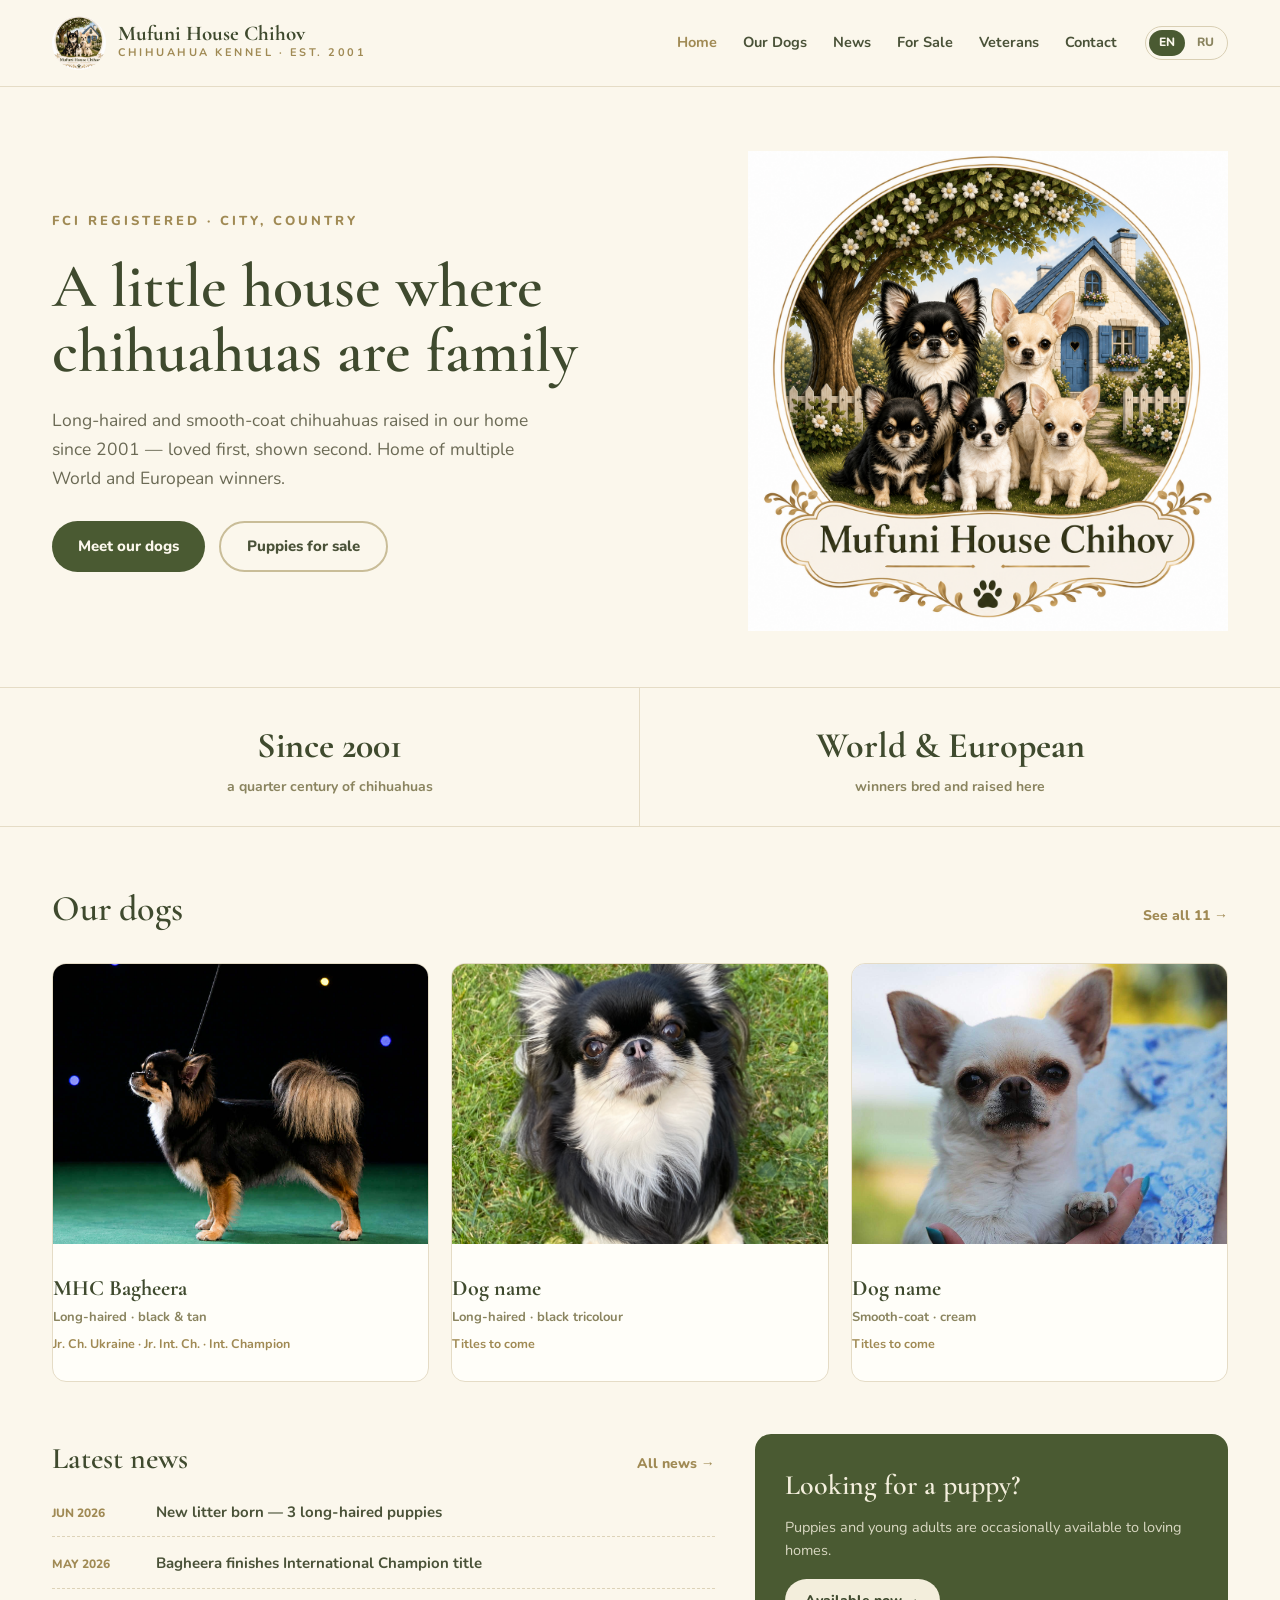
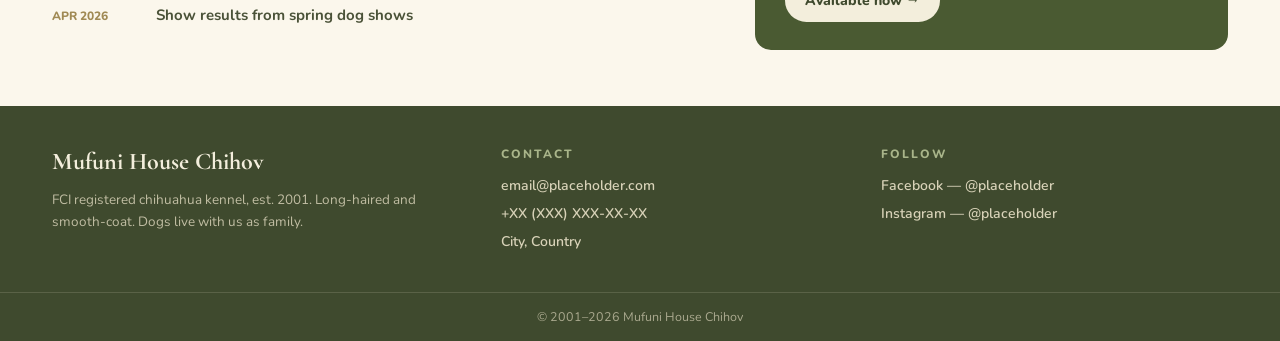
<file: index.html>
<!DOCTYPE html>
<html lang="en">
<head>
<meta charset="utf-8">
<meta name="viewport" content="width=device-width, initial-scale=1">
<title>Mufuni House Chihov — Chihuahua Kennel</title>
<meta name="description" content="FCI registered chihuahua kennel, est. 2001. Long-haired and smooth-coat chihuahuas raised as family. Home of World and European winners.">
<link rel="preconnect" href="https://fonts.googleapis.com">
<link rel="preconnect" href="https://fonts.gstatic.com" crossorigin>
<link href="https://fonts.googleapis.com/css2?family=Cormorant+Garamond:ital,wght@0,400;0,500;0,600;0,700;1,500&family=Nunito:wght@400;600;700;800&display=swap" rel="stylesheet">
<link rel="stylesheet" href="css/style.css">
</head>
<body>
<div class="page">

  <nav class="nav">
    <div class="nav__inner">
      <a href="index.html" class="nav__brand">
        <img src="images/logo.png" alt="Mufuni House Chihov" class="nav__logo">
        <span>
          <span class="nav__title">Mufuni House Chihov</span>
          <span class="nav__subtitle">CHIHUAHUA KENNEL · EST. 2001</span>
        </span>
      </a>
      <button class="nav__toggle" aria-label="Menu"><span></span><span></span><span></span></button>
      <div class="nav__links">
        <a href="index.html" class="active">Home</a>
        <a href="our-dogs.html">Our Dogs</a>
        <a href="news.html">News</a>
        <a href="for-sale.html">For Sale</a>
        <a href="veterans.html">Veterans</a>
        <a href="#contact">Contact</a>
      </div>
      <div class="nav__lang">
        <span class="nav__lang-active">EN</span>
        <span class="nav__lang-inactive" title="Russian version coming soon">RU</span>
      </div>
    </div>
  </nav>

  <!-- Hero -->
  <section class="container" style="padding-top:64px;padding-bottom:56px">
    <div class="hero-grid" style="display:grid;grid-template-columns:1fr 480px;gap:40px;align-items:center">
      <div style="display:flex;flex-direction:column;gap:22px">
        <div class="eyebrow">FCI REGISTERED · CITY, COUNTRY</div>
        <h1 class="heading-xl">A little house where chihuahuas are family</h1>
        <p style="font-size:17.5px;max-width:500px">Long-haired and smooth-coat chihuahuas raised in our home since 2001 — loved first, shown second. Home of multiple World and European winners.</p>
        <div style="display:flex;gap:14px;margin-top:6px;flex-wrap:wrap">
          <a href="our-dogs.html" class="btn btn--primary">Meet our dogs</a>
          <a href="for-sale.html" class="btn btn--outline">Puppies for sale</a>
        </div>
      </div>
      <img src="images/logo.png" alt="Mufuni House Chihov — kennel illustration" class="hero-img" style="width:480px;height:480px;object-fit:contain">
    </div>
  </section>

  <!-- Stats -->
  <section style="border-top:1px solid #E5DCC6;border-bottom:1px solid #E5DCC6">
    <div class="stats-grid" style="max-width:1240px;margin:0 auto;display:grid;grid-template-columns:repeat(2,1fr)">
      <div style="padding:28px;text-align:center;border-right:1px solid #E5DCC6">
        <div style="font-family:'Cormorant Garamond',serif;font-size:36px;font-weight:700;color:#3F4A2E">Since 2001</div>
        <div style="font-size:14px;color:#8A845F;font-weight:700">a quarter century of chihuahuas</div>
      </div>
      <div style="padding:28px;text-align:center">
        <div style="font-family:'Cormorant Garamond',serif;font-size:36px;font-weight:700;color:#3F4A2E">World &amp; European</div>
        <div style="font-size:14px;color:#8A845F;font-weight:700">winners bred and raised here</div>
      </div>
    </div>
  </section>

  <!-- Featured dogs -->
  <section class="container" style="padding-top:52px;padding-bottom:52px">
    <div style="display:flex;align-items:baseline;gap:16px;margin-bottom:24px">
      <h2 class="heading-md">Our dogs</h2>
      <a href="our-dogs.html" style="font-size:14px;font-weight:800;color:#A08A54;margin-left:auto;text-decoration:none">See all 11 →</a>
    </div>
    <div class="grid-3">
      <a href="dogs/bagheera.html" class="card">
        <img src="images/bagheera-show.jpg" alt="Bagheera" class="card__img">
        <span class="card__body">
          <span class="card__name">MHC Bagheera</span>
          <span class="card__meta">Long-haired · black &amp; tan</span>
          <span class="card__titles">Jr. Ch. Ukraine · Jr. Int. Ch. · Int. Champion</span>
        </span>
      </a>
      <a href="our-dogs.html" class="card">
        <img src="images/dog-longhair-grass.jpg" alt="Long-haired chihuahua" class="card__img">
        <span class="card__body">
          <span class="card__name">Dog name</span>
          <span class="card__meta">Long-haired · black tricolour</span>
          <span class="card__titles">Titles to come</span>
        </span>
      </a>
      <a href="our-dogs.html" class="card">
        <img src="images/dog-white-held.jpg" alt="Smooth-coat chihuahua" class="card__img">
        <span class="card__body">
          <span class="card__name">Dog name</span>
          <span class="card__meta">Smooth-coat · cream</span>
          <span class="card__titles">Titles to come</span>
        </span>
      </a>
    </div>
  </section>

  <!-- News + Puppies CTA -->
  <section class="container" style="padding-bottom:56px">
    <div class="news-grid" style="display:grid;grid-template-columns:1.4fr 1fr;gap:40px">
      <div>
        <div style="display:flex;align-items:baseline">
          <h2 style="font-family:'Cormorant Garamond',serif;font-size:30px;font-weight:600;color:#3F4A2E;margin-bottom:16px">Latest news</h2>
          <a href="news.html" style="margin-left:auto;font-size:14px;font-weight:800;color:#A08A54;text-decoration:none">All news →</a>
        </div>
        <div style="display:flex;flex-direction:column;gap:14px">
          <div style="display:flex;gap:14px;align-items:baseline;border-bottom:1px dashed #DDD3B8;padding-bottom:12px">
            <div style="font-size:12px;font-weight:800;color:#A08A54;min-width:90px">JUN 2026</div>
            <div style="font-weight:700;color:#4A5238;font-size:15px">New litter born — 3 long-haired puppies</div>
          </div>
          <div style="display:flex;gap:14px;align-items:baseline;border-bottom:1px dashed #DDD3B8;padding-bottom:12px">
            <div style="font-size:12px;font-weight:800;color:#A08A54;min-width:90px">MAY 2026</div>
            <div style="font-weight:700;color:#4A5238;font-size:15px">Bagheera finishes International Champion title</div>
          </div>
          <div style="display:flex;gap:14px;align-items:baseline">
            <div style="font-size:12px;font-weight:800;color:#A08A54;min-width:90px">APR 2026</div>
            <div style="font-weight:700;color:#4A5238;font-size:15px">Show results from spring dog shows</div>
          </div>
        </div>
      </div>
      <div style="background:#4A5A32;border-radius:16px;padding:28px 30px;color:#F3EEDC;align-self:start">
        <div style="font-family:'Cormorant Garamond',serif;font-size:28px;font-weight:600">Looking for a puppy?</div>
        <div style="font-size:14.5px;line-height:1.6;opacity:.85;margin-top:8px">Puppies and young adults are occasionally available to loving homes.</div>
        <a href="for-sale.html" class="btn btn--sm" style="background:#F3EEDC;color:#3F4A2E;margin-top:16px">Available now →</a>
      </div>
    </div>
  </section>

  <!-- Footer -->
  <footer id="contact" class="footer footer--full">
    <div class="footer__inner">
      <div>
        <div class="footer__title">Mufuni House Chihov</div>
        <div class="footer__text">FCI registered chihuahua kennel, est. 2001. Long-haired and smooth-coat. Dogs live with us as family.</div>
      </div>
      <div class="footer__col">
        <div class="footer__heading">CONTACT</div>
        <div>email@placeholder.com</div>
        <div>+XX (XXX) XXX-XX-XX</div>
        <div>City, Country</div>
      </div>
      <div class="footer__col">
        <div class="footer__heading">FOLLOW</div>
        <div>Facebook — @placeholder</div>
        <div>Instagram — @placeholder</div>
      </div>
    </div>
    <div class="footer__copyright">© 2001–2026 Mufuni House Chihov</div>
  </footer>

</div>
<script src="js/main.js"></script>
</body>
</html>
</file>
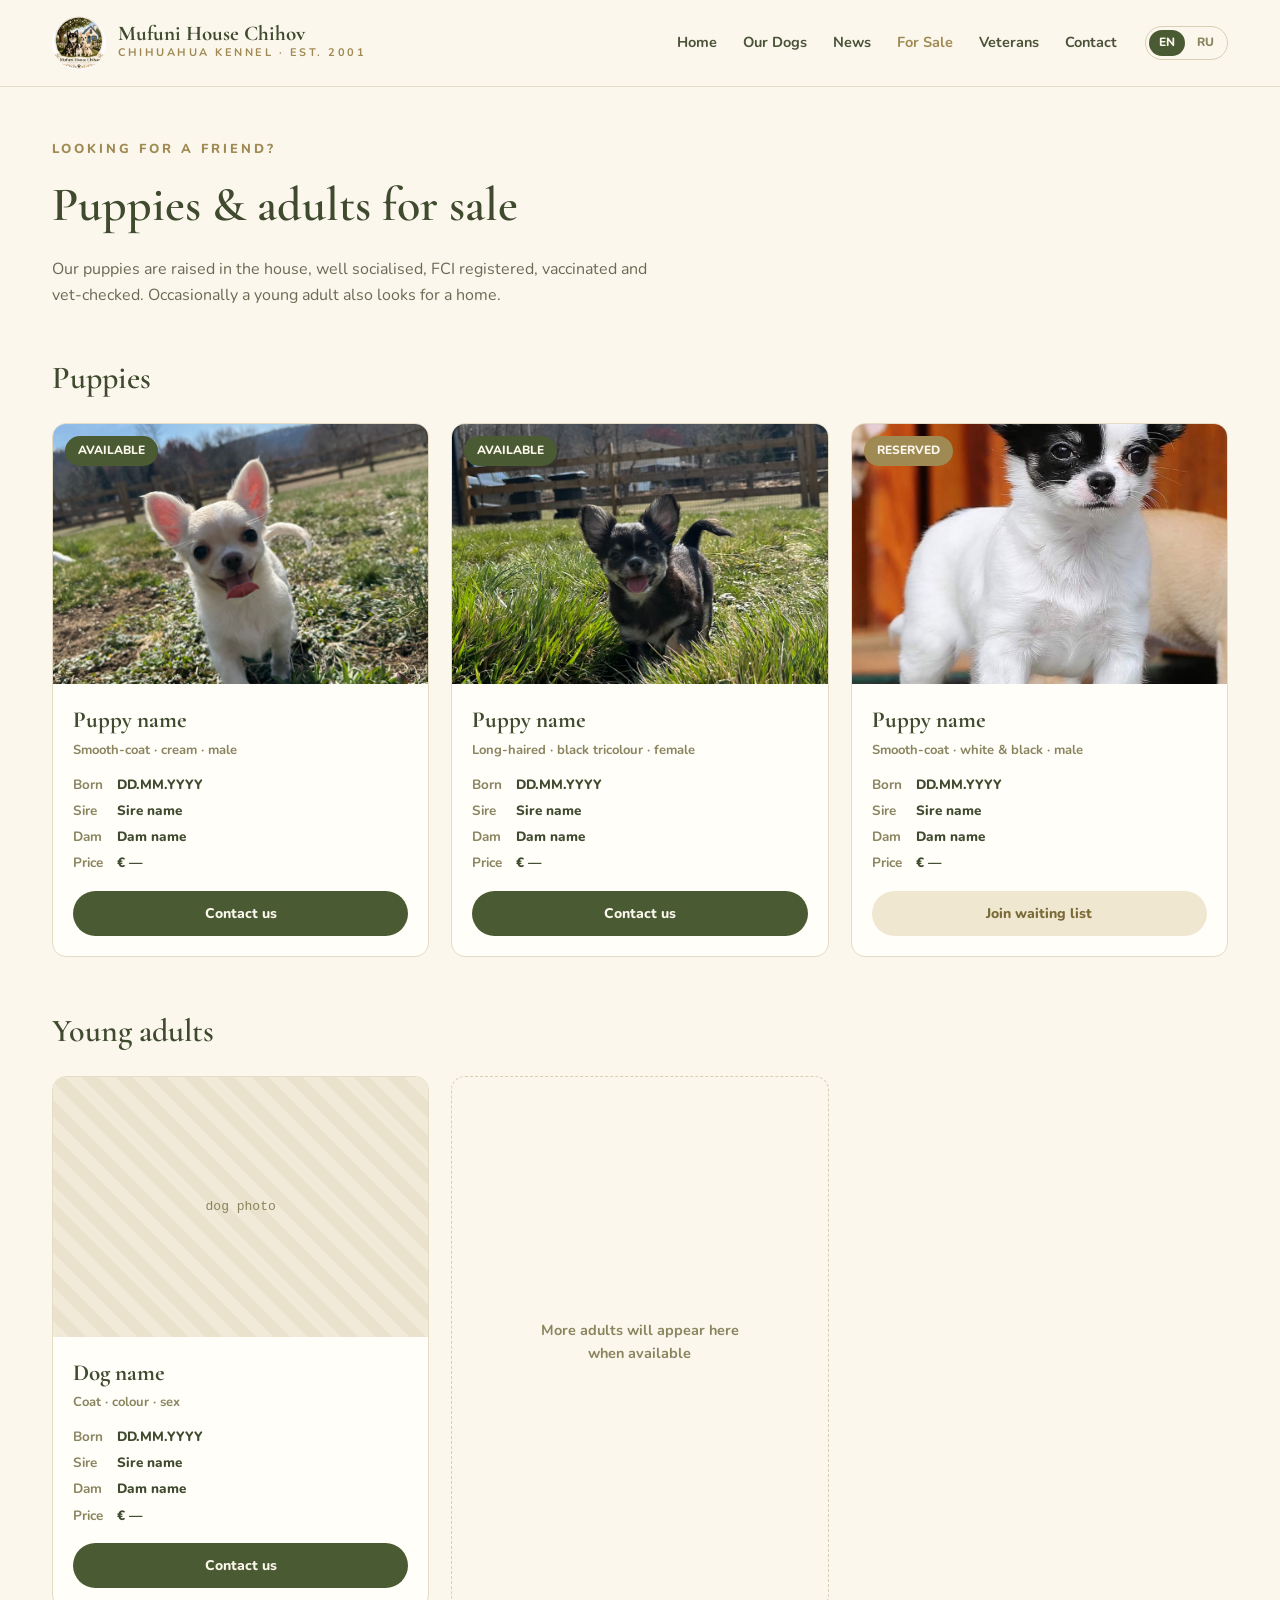
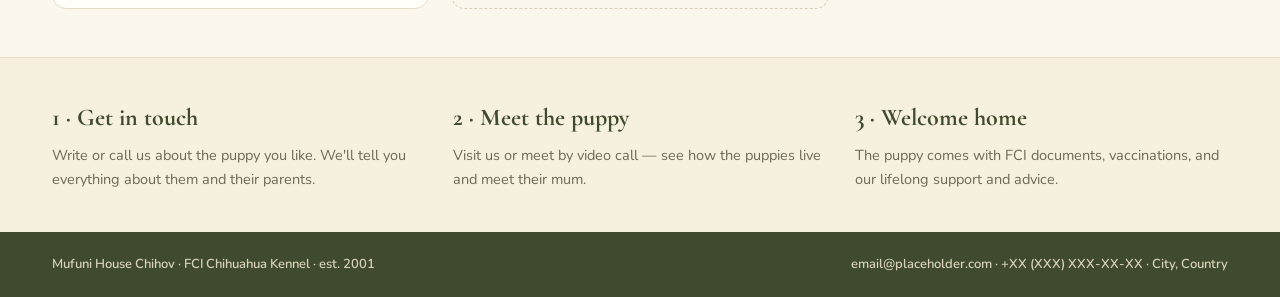
<file: for-sale.html>
<!DOCTYPE html>
<html lang="en">
<head>
<meta charset="utf-8">
<meta name="viewport" content="width=device-width, initial-scale=1">
<title>For Sale — Mufuni House Chihov</title>
<meta name="description" content="Chihuahua puppies and young adults for sale from Mufuni House Chihov. FCI registered, vaccinated, raised in the home.">
<link rel="preconnect" href="https://fonts.googleapis.com">
<link rel="preconnect" href="https://fonts.gstatic.com" crossorigin>
<link href="https://fonts.googleapis.com/css2?family=Cormorant+Garamond:ital,wght@0,400;0,500;0,600;0,700;1,500&family=Nunito:wght@400;600;700;800&display=swap" rel="stylesheet">
<link rel="stylesheet" href="css/style.css">
</head>
<body>
<div class="page">

  <nav class="nav">
    <div class="nav__inner">
      <a href="index.html" class="nav__brand">
        <img src="images/logo.png" alt="Mufuni House Chihov" class="nav__logo">
        <span>
          <span class="nav__title">Mufuni House Chihov</span>
          <span class="nav__subtitle">CHIHUAHUA KENNEL · EST. 2001</span>
        </span>
      </a>
      <button class="nav__toggle" aria-label="Menu"><span></span><span></span><span></span></button>
      <div class="nav__links">
        <a href="index.html">Home</a>
        <a href="our-dogs.html">Our Dogs</a>
        <a href="news.html">News</a>
        <a href="for-sale.html" class="active">For Sale</a>
        <a href="veterans.html">Veterans</a>
        <a href="index.html#contact">Contact</a>
      </div>
      <div class="nav__lang">
        <span class="nav__lang-active">EN</span>
        <span class="nav__lang-inactive">RU</span>
      </div>
    </div>
  </nav>

  <!-- Header -->
  <section class="container" style="padding-top:52px;padding-bottom:8px">
    <div class="eyebrow">LOOKING FOR A FRIEND?</div>
    <h1 class="heading-lg" style="margin-top:6px">Puppies &amp; adults for sale</h1>
    <p style="font-size:16px;max-width:620px;margin-top:10px">Our puppies are raised in the house, well socialised, FCI registered, vaccinated and vet-checked. Occasionally a young adult also looks for a home.</p>
  </section>

  <!-- Puppies -->
  <section class="container" style="padding-top:36px;padding-bottom:8px">
    <h2 class="heading-sm" style="margin-bottom:18px">Puppies</h2>
    <div class="grid-3">

      <div class="card" style="cursor:default">
        <div style="position:relative">
          <img src="images/puppy-white-running.jpg" alt="Cream smooth-coat puppy" class="card__img" style="height:260px">
          <span class="status status--available">AVAILABLE</span>
        </div>
        <div style="padding:18px 20px 20px">
          <div style="font-family:'Cormorant Garamond',serif;font-size:23px;font-weight:700;color:#3F4A2E">Puppy name</div>
          <div style="font-size:13px;color:#8A845F;font-weight:700">Smooth-coat · cream · male</div>
          <div style="display:grid;grid-template-columns:auto 1fr;gap:4px 14px;font-size:13.5px;margin-top:12px">
            <span style="color:#8A845F;font-weight:700">Born</span><span style="color:#3F4A2E;font-weight:800">DD.MM.YYYY</span>
            <span style="color:#8A845F;font-weight:700">Sire</span><span style="color:#3F4A2E;font-weight:800">Sire name</span>
            <span style="color:#8A845F;font-weight:700">Dam</span><span style="color:#3F4A2E;font-weight:800">Dam name</span>
            <span style="color:#8A845F;font-weight:700">Price</span><span style="color:#3F4A2E;font-weight:800">€ —</span>
          </div>
          <a href="index.html#contact" class="btn btn--primary btn--block" style="margin-top:16px">Contact us</a>
        </div>
      </div>

      <div class="card" style="cursor:default">
        <div style="position:relative">
          <img src="images/puppy-running.jpg" alt="Long-haired tricolour puppy" class="card__img" style="height:260px">
          <span class="status status--available">AVAILABLE</span>
        </div>
        <div style="padding:18px 20px 20px">
          <div style="font-family:'Cormorant Garamond',serif;font-size:23px;font-weight:700;color:#3F4A2E">Puppy name</div>
          <div style="font-size:13px;color:#8A845F;font-weight:700">Long-haired · black tricolour · female</div>
          <div style="display:grid;grid-template-columns:auto 1fr;gap:4px 14px;font-size:13.5px;margin-top:12px">
            <span style="color:#8A845F;font-weight:700">Born</span><span style="color:#3F4A2E;font-weight:800">DD.MM.YYYY</span>
            <span style="color:#8A845F;font-weight:700">Sire</span><span style="color:#3F4A2E;font-weight:800">Sire name</span>
            <span style="color:#8A845F;font-weight:700">Dam</span><span style="color:#3F4A2E;font-weight:800">Dam name</span>
            <span style="color:#8A845F;font-weight:700">Price</span><span style="color:#3F4A2E;font-weight:800">€ —</span>
          </div>
          <a href="index.html#contact" class="btn btn--primary btn--block" style="margin-top:16px">Contact us</a>
        </div>
      </div>

      <div class="card" style="cursor:default">
        <div style="position:relative">
          <img src="images/puppy-bw-porch.jpg" alt="White and black smooth-coat puppy" class="card__img" style="height:260px">
          <span class="status status--reserved">RESERVED</span>
        </div>
        <div style="padding:18px 20px 20px">
          <div style="font-family:'Cormorant Garamond',serif;font-size:23px;font-weight:700;color:#3F4A2E">Puppy name</div>
          <div style="font-size:13px;color:#8A845F;font-weight:700">Smooth-coat · white &amp; black · male</div>
          <div style="display:grid;grid-template-columns:auto 1fr;gap:4px 14px;font-size:13.5px;margin-top:12px">
            <span style="color:#8A845F;font-weight:700">Born</span><span style="color:#3F4A2E;font-weight:800">DD.MM.YYYY</span>
            <span style="color:#8A845F;font-weight:700">Sire</span><span style="color:#3F4A2E;font-weight:800">Sire name</span>
            <span style="color:#8A845F;font-weight:700">Dam</span><span style="color:#3F4A2E;font-weight:800">Dam name</span>
            <span style="color:#8A845F;font-weight:700">Price</span><span style="color:#3F4A2E;font-weight:800">€ —</span>
          </div>
          <a href="index.html#contact" class="btn btn--gold btn--block" style="margin-top:16px">Join waiting list</a>
        </div>
      </div>

    </div>
  </section>

  <!-- Young adults -->
  <section class="container" style="padding-top:40px;padding-bottom:48px">
    <h2 class="heading-sm" style="margin-bottom:18px">Young adults</h2>
    <div class="grid-3">
      <div class="card" style="cursor:default">
        <span class="placeholder-img" style="height:260px"><span>dog photo</span></span>
        <div style="padding:18px 20px 20px">
          <div style="font-family:'Cormorant Garamond',serif;font-size:23px;font-weight:700;color:#3F4A2E">Dog name</div>
          <div style="font-size:13px;color:#8A845F;font-weight:700">Coat · colour · sex</div>
          <div style="display:grid;grid-template-columns:auto 1fr;gap:4px 14px;font-size:13.5px;margin-top:12px">
            <span style="color:#8A845F;font-weight:700">Born</span><span style="color:#3F4A2E;font-weight:800">DD.MM.YYYY</span>
            <span style="color:#8A845F;font-weight:700">Sire</span><span style="color:#3F4A2E;font-weight:800">Sire name</span>
            <span style="color:#8A845F;font-weight:700">Dam</span><span style="color:#3F4A2E;font-weight:800">Dam name</span>
            <span style="color:#8A845F;font-weight:700">Price</span><span style="color:#3F4A2E;font-weight:800">€ —</span>
          </div>
          <a href="index.html#contact" class="btn btn--primary btn--block" style="margin-top:16px">Contact us</a>
        </div>
      </div>
      <div style="border:1.5px dashed #D9CFB4;border-radius:14px;display:flex;align-items:center;justify-content:center;padding:30px;text-align:center;color:#8A845F;font-size:14.5px;font-weight:700;line-height:1.6">More adults will appear here<br>when available</div>
    </div>
  </section>

  <!-- How to buy -->
  <section style="border-top:1px solid #E5DCC6;background:#F6F0DF">
    <div class="container how-to-buy" style="padding:40px 32px;display:grid;grid-template-columns:repeat(3,1fr);gap:28px">
      <div>
        <div style="font-family:'Cormorant Garamond',serif;font-size:24px;font-weight:700;color:#3F4A2E">1 · Get in touch</div>
        <div style="font-size:14.5px;line-height:1.65;color:#6B6A55;margin-top:6px">Write or call us about the puppy you like. We'll tell you everything about them and their parents.</div>
      </div>
      <div>
        <div style="font-family:'Cormorant Garamond',serif;font-size:24px;font-weight:700;color:#3F4A2E">2 · Meet the puppy</div>
        <div style="font-size:14.5px;line-height:1.65;color:#6B6A55;margin-top:6px">Visit us or meet by video call — see how the puppies live and meet their mum.</div>
      </div>
      <div>
        <div style="font-family:'Cormorant Garamond',serif;font-size:24px;font-weight:700;color:#3F4A2E">3 · Welcome home</div>
        <div style="font-size:14.5px;line-height:1.65;color:#6B6A55;margin-top:6px">The puppy comes with FCI documents, vaccinations, and our lifelong support and advice.</div>
      </div>
    </div>
  </section>

  <footer class="footer footer--compact">
    <div class="footer__inner">
      <span>Mufuni House Chihov · FCI Chihuahua Kennel · est. 2001</span>
      <span class="footer__right">email@placeholder.com · +XX (XXX) XXX-XX-XX · City, Country</span>
    </div>
  </footer>

</div>
<script src="js/main.js"></script>
</body>
</html>
</file>
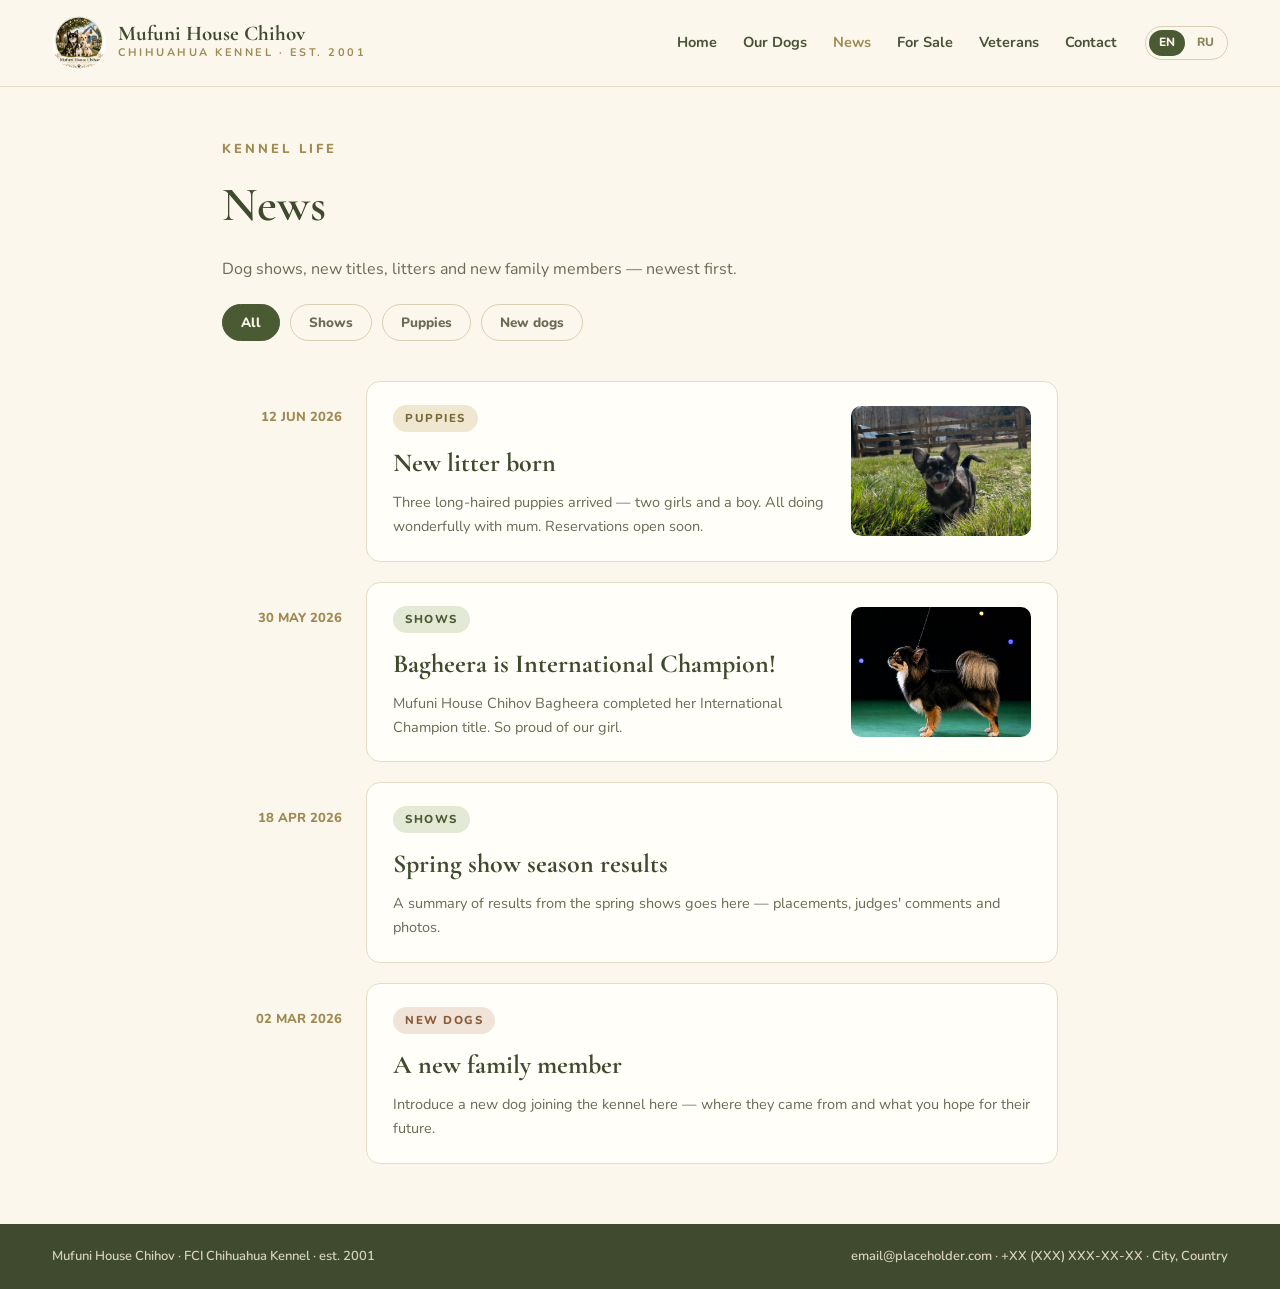
<file: news.html>
<!DOCTYPE html>
<html lang="en">
<head>
<meta charset="utf-8">
<meta name="viewport" content="width=device-width, initial-scale=1">
<title>News — Mufuni House Chihov</title>
<meta name="description" content="Dog shows, new titles, litters and new family members at Mufuni House Chihov chihuahua kennel.">
<link rel="preconnect" href="https://fonts.googleapis.com">
<link rel="preconnect" href="https://fonts.gstatic.com" crossorigin>
<link href="https://fonts.googleapis.com/css2?family=Cormorant+Garamond:ital,wght@0,400;0,500;0,600;0,700;1,500&family=Nunito:wght@400;600;700;800&display=swap" rel="stylesheet">
<link rel="stylesheet" href="css/style.css">
</head>
<body>
<div class="page">

  <nav class="nav">
    <div class="nav__inner">
      <a href="index.html" class="nav__brand">
        <img src="images/logo.png" alt="Mufuni House Chihov" class="nav__logo">
        <span>
          <span class="nav__title">Mufuni House Chihov</span>
          <span class="nav__subtitle">CHIHUAHUA KENNEL · EST. 2001</span>
        </span>
      </a>
      <button class="nav__toggle" aria-label="Menu"><span></span><span></span><span></span></button>
      <div class="nav__links">
        <a href="index.html">Home</a>
        <a href="our-dogs.html">Our Dogs</a>
        <a href="news.html" class="active">News</a>
        <a href="for-sale.html">For Sale</a>
        <a href="veterans.html">Veterans</a>
        <a href="index.html#contact">Contact</a>
      </div>
      <div class="nav__lang">
        <span class="nav__lang-active">EN</span>
        <span class="nav__lang-inactive">RU</span>
      </div>
    </div>
  </nav>

  <!-- Header -->
  <section class="container--narrow" style="padding-top:52px;padding-bottom:12px">
    <div class="eyebrow">KENNEL LIFE</div>
    <h1 class="heading-lg" style="margin-top:6px">News</h1>
    <p style="font-size:16px;max-width:560px;margin-top:10px">Dog shows, new titles, litters and new family members — newest first.</p>
    <div class="filters" id="news-filters">
      <button class="filter active" data-filter="all">All</button>
      <button class="filter" data-filter="shows">Shows</button>
      <button class="filter" data-filter="puppies">Puppies</button>
      <button class="filter" data-filter="new-dogs">New dogs</button>
    </div>
  </section>

  <!-- Timeline -->
  <section class="container--narrow" style="padding-top:28px;padding-bottom:60px">
    <div style="display:flex;flex-direction:column;gap:20px" id="news-timeline">

      <div class="news-entry" style="display:grid;grid-template-columns:120px 1fr;gap:24px" data-category="puppies">
        <div style="font-size:13px;font-weight:800;color:#A08A54;padding-top:26px;text-align:right">12 JUN 2026</div>
        <div class="news-card-with-img" style="background:#FFFEF9;border:1px solid #E5DCC6;border-radius:14px;padding:22px 26px;display:grid;grid-template-columns:1fr 180px;gap:22px;align-items:center">
          <div>
            <span class="tag tag--puppies">PUPPIES</span>
            <div style="font-family:'Cormorant Garamond',serif;font-size:26px;font-weight:700;color:#3F4A2E;margin-top:10px">New litter born</div>
            <div style="font-size:14.5px;line-height:1.65;color:#6B6A55;margin-top:6px">Three long-haired puppies arrived — two girls and a boy. All doing wonderfully with mum. Reservations open soon.</div>
          </div>
          <img src="images/puppy-running.jpg" alt="Puppy" style="width:100%;height:130px;object-fit:cover;border-radius:10px">
        </div>
      </div>

      <div class="news-entry" style="display:grid;grid-template-columns:120px 1fr;gap:24px" data-category="shows">
        <div style="font-size:13px;font-weight:800;color:#A08A54;padding-top:26px;text-align:right">30 MAY 2026</div>
        <div class="news-card-with-img" style="background:#FFFEF9;border:1px solid #E5DCC6;border-radius:14px;padding:22px 26px;display:grid;grid-template-columns:1fr 180px;gap:22px;align-items:center">
          <div>
            <span class="tag tag--shows">SHOWS</span>
            <div style="font-family:'Cormorant Garamond',serif;font-size:26px;font-weight:700;color:#3F4A2E;margin-top:10px">Bagheera is International Champion!</div>
            <div style="font-size:14.5px;line-height:1.65;color:#6B6A55;margin-top:6px">Mufuni House Chihov Bagheera completed her International Champion title. So proud of our girl.</div>
          </div>
          <img src="images/bagheera-show.jpg" alt="Bagheera in the ring" style="width:100%;height:130px;object-fit:cover;border-radius:10px">
        </div>
      </div>

      <div class="news-entry" style="display:grid;grid-template-columns:120px 1fr;gap:24px" data-category="shows">
        <div style="font-size:13px;font-weight:800;color:#A08A54;padding-top:26px;text-align:right">18 APR 2026</div>
        <div style="background:#FFFEF9;border:1px solid #E5DCC6;border-radius:14px;padding:22px 26px">
          <span class="tag tag--shows">SHOWS</span>
          <div style="font-family:'Cormorant Garamond',serif;font-size:26px;font-weight:700;color:#3F4A2E;margin-top:10px">Spring show season results</div>
          <div style="font-size:14.5px;line-height:1.65;color:#6B6A55;margin-top:6px">A summary of results from the spring shows goes here — placements, judges' comments and photos.</div>
        </div>
      </div>

      <div class="news-entry" style="display:grid;grid-template-columns:120px 1fr;gap:24px" data-category="new-dogs">
        <div style="font-size:13px;font-weight:800;color:#A08A54;padding-top:26px;text-align:right">02 MAR 2026</div>
        <div style="background:#FFFEF9;border:1px solid #E5DCC6;border-radius:14px;padding:22px 26px">
          <span class="tag tag--new-dogs">NEW DOGS</span>
          <div style="font-family:'Cormorant Garamond',serif;font-size:26px;font-weight:700;color:#3F4A2E;margin-top:10px">A new family member</div>
          <div style="font-size:14.5px;line-height:1.65;color:#6B6A55;margin-top:6px">Introduce a new dog joining the kennel here — where they came from and what you hope for their future.</div>
        </div>
      </div>

    </div>
  </section>

  <footer class="footer footer--compact">
    <div class="footer__inner">
      <span>Mufuni House Chihov · FCI Chihuahua Kennel · est. 2001</span>
      <span class="footer__right">email@placeholder.com · +XX (XXX) XXX-XX-XX · City, Country</span>
    </div>
  </footer>

</div>
<script src="js/main.js"></script>
</body>
</html>
</file>
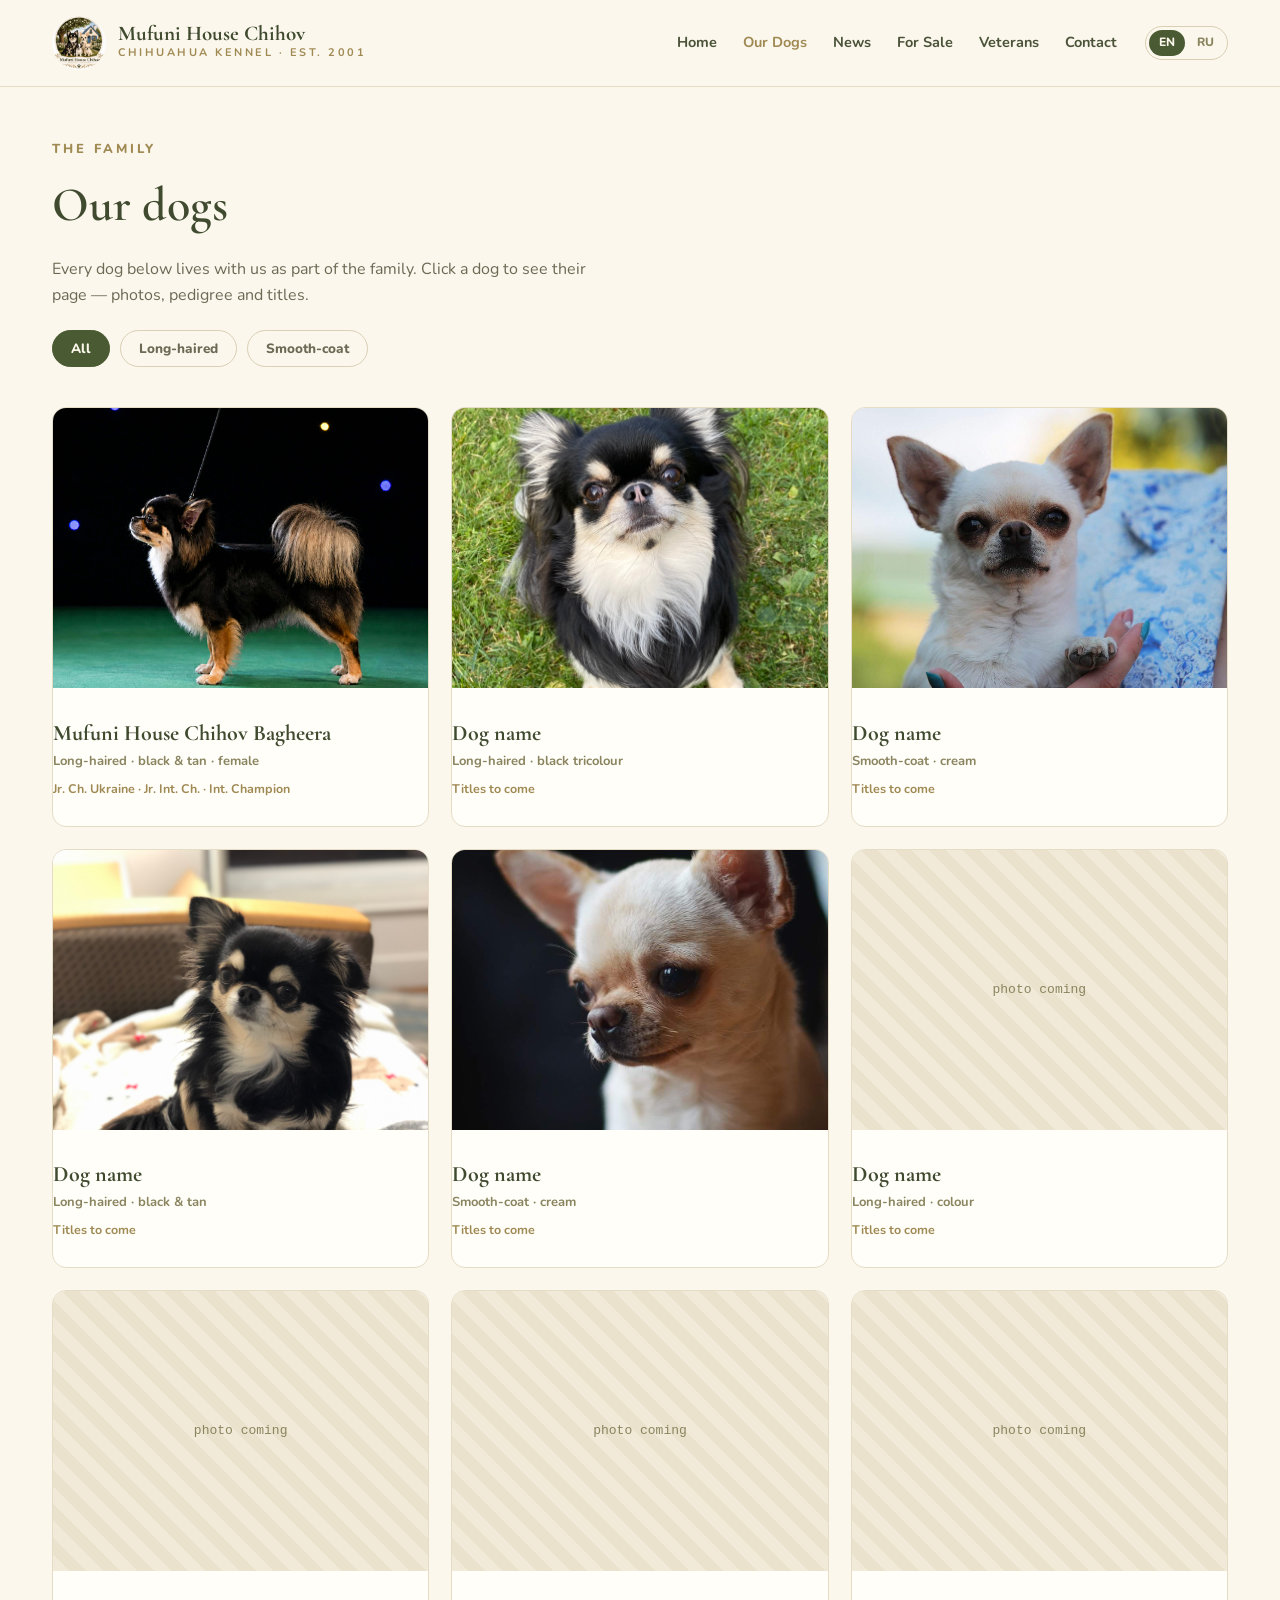
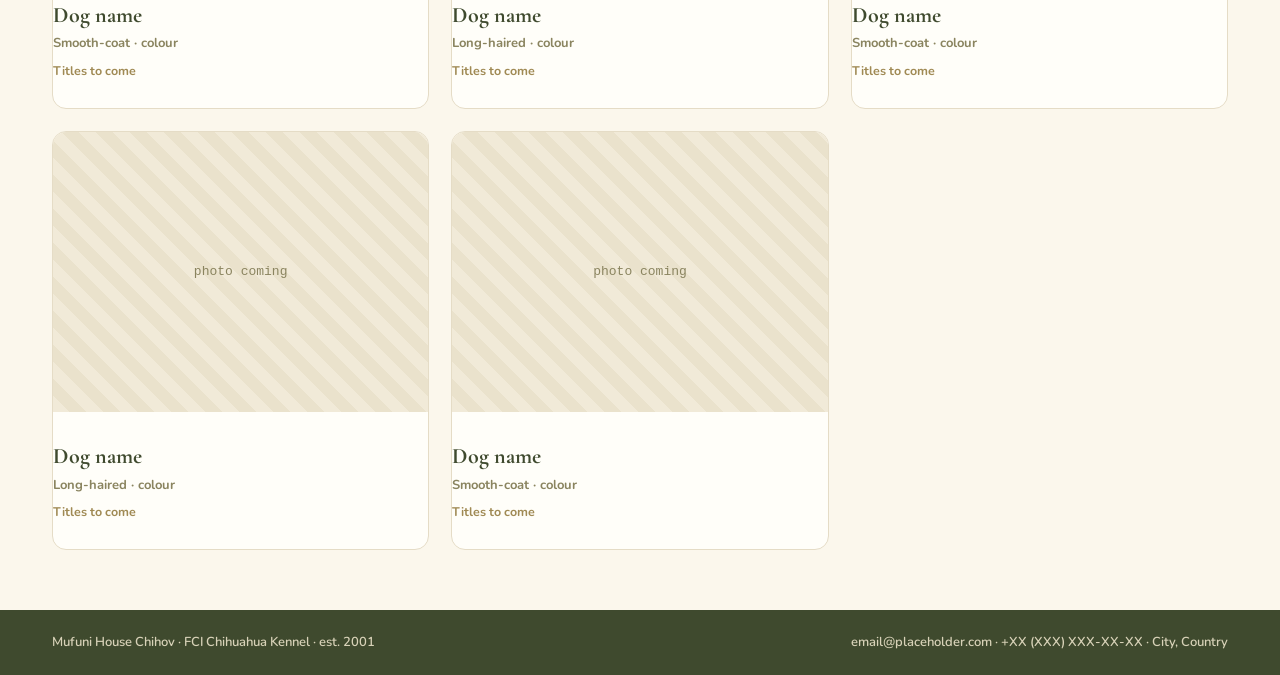
<file: our-dogs.html>
<!DOCTYPE html>
<html lang="en">
<head>
<meta charset="utf-8">
<meta name="viewport" content="width=device-width, initial-scale=1">
<title>Our Dogs — Mufuni House Chihov</title>
<meta name="description" content="Meet the chihuahuas of Mufuni House Chihov. Long-haired and smooth-coat, each lives with us as family.">
<link rel="preconnect" href="https://fonts.googleapis.com">
<link rel="preconnect" href="https://fonts.gstatic.com" crossorigin>
<link href="https://fonts.googleapis.com/css2?family=Cormorant+Garamond:ital,wght@0,400;0,500;0,600;0,700;1,500&family=Nunito:wght@400;600;700;800&display=swap" rel="stylesheet">
<link rel="stylesheet" href="css/style.css">
</head>
<body>
<div class="page">

  <nav class="nav">
    <div class="nav__inner">
      <a href="index.html" class="nav__brand">
        <img src="images/logo.png" alt="Mufuni House Chihov" class="nav__logo">
        <span>
          <span class="nav__title">Mufuni House Chihov</span>
          <span class="nav__subtitle">CHIHUAHUA KENNEL · EST. 2001</span>
        </span>
      </a>
      <button class="nav__toggle" aria-label="Menu"><span></span><span></span><span></span></button>
      <div class="nav__links">
        <a href="index.html">Home</a>
        <a href="our-dogs.html" class="active">Our Dogs</a>
        <a href="news.html">News</a>
        <a href="for-sale.html">For Sale</a>
        <a href="veterans.html">Veterans</a>
        <a href="index.html#contact">Contact</a>
      </div>
      <div class="nav__lang">
        <span class="nav__lang-active">EN</span>
        <span class="nav__lang-inactive">RU</span>
      </div>
    </div>
  </nav>

  <!-- Header -->
  <section class="container" style="padding-top:52px;padding-bottom:8px">
    <div class="eyebrow">THE FAMILY</div>
    <h1 class="heading-lg" style="margin-top:6px">Our dogs</h1>
    <p style="font-size:16px;max-width:560px;margin-top:10px">Every dog below lives with us as part of the family. Click a dog to see their page — photos, pedigree and titles.</p>
    <div class="filters" id="coat-filters">
      <button class="filter active" data-filter="all">All</button>
      <button class="filter" data-filter="longhair">Long-haired</button>
      <button class="filter" data-filter="smooth">Smooth-coat</button>
    </div>
  </section>

  <!-- Grid -->
  <section class="container" style="padding-top:32px;padding-bottom:60px">
    <div class="grid-3" id="dogs-grid">

      <a href="dogs/bagheera.html" class="card" data-coat="longhair">
        <img src="images/bagheera-show.jpg" alt="MHC Bagheera" class="card__img">
        <span class="card__body">
          <span class="card__name">Mufuni House Chihov Bagheera</span>
          <span class="card__meta">Long-haired · black &amp; tan · female</span>
          <span class="card__titles">Jr. Ch. Ukraine · Jr. Int. Ch. · Int. Champion</span>
        </span>
      </a>

      <a href="#" class="card" data-coat="longhair">
        <img src="images/dog-longhair-grass.jpg" alt="Long-haired chihuahua" class="card__img">
        <span class="card__body">
          <span class="card__name">Dog name</span>
          <span class="card__meta">Long-haired · black tricolour</span>
          <span class="card__titles">Titles to come</span>
        </span>
      </a>

      <a href="#" class="card" data-coat="smooth">
        <img src="images/dog-white-held.jpg" alt="Smooth-coat chihuahua" class="card__img">
        <span class="card__body">
          <span class="card__name">Dog name</span>
          <span class="card__meta">Smooth-coat · cream</span>
          <span class="card__titles">Titles to come</span>
        </span>
      </a>

      <a href="#" class="card" data-coat="longhair">
        <img src="images/bagheera-home.jpg" alt="Long-haired black and tan chihuahua" class="card__img">
        <span class="card__body">
          <span class="card__name">Dog name</span>
          <span class="card__meta">Long-haired · black &amp; tan</span>
          <span class="card__titles">Titles to come</span>
        </span>
      </a>

      <a href="#" class="card" data-coat="smooth">
        <img src="images/puppy-cream-portrait.jpg" alt="Smooth-coat cream chihuahua" class="card__img">
        <span class="card__body">
          <span class="card__name">Dog name</span>
          <span class="card__meta">Smooth-coat · cream</span>
          <span class="card__titles">Titles to come</span>
        </span>
      </a>

      <a href="#" class="card" data-coat="longhair">
        <span class="placeholder-img"><span>photo coming</span></span>
        <span class="card__body">
          <span class="card__name">Dog name</span>
          <span class="card__meta">Long-haired · colour</span>
          <span class="card__titles">Titles to come</span>
        </span>
      </a>

      <a href="#" class="card" data-coat="smooth">
        <span class="placeholder-img"><span>photo coming</span></span>
        <span class="card__body">
          <span class="card__name">Dog name</span>
          <span class="card__meta">Smooth-coat · colour</span>
          <span class="card__titles">Titles to come</span>
        </span>
      </a>

      <a href="#" class="card" data-coat="longhair">
        <span class="placeholder-img"><span>photo coming</span></span>
        <span class="card__body">
          <span class="card__name">Dog name</span>
          <span class="card__meta">Long-haired · colour</span>
          <span class="card__titles">Titles to come</span>
        </span>
      </a>

      <a href="#" class="card" data-coat="smooth">
        <span class="placeholder-img"><span>photo coming</span></span>
        <span class="card__body">
          <span class="card__name">Dog name</span>
          <span class="card__meta">Smooth-coat · colour</span>
          <span class="card__titles">Titles to come</span>
        </span>
      </a>

      <a href="#" class="card" data-coat="longhair">
        <span class="placeholder-img"><span>photo coming</span></span>
        <span class="card__body">
          <span class="card__name">Dog name</span>
          <span class="card__meta">Long-haired · colour</span>
          <span class="card__titles">Titles to come</span>
        </span>
      </a>

      <a href="#" class="card" data-coat="smooth">
        <span class="placeholder-img"><span>photo coming</span></span>
        <span class="card__body">
          <span class="card__name">Dog name</span>
          <span class="card__meta">Smooth-coat · colour</span>
          <span class="card__titles">Titles to come</span>
        </span>
      </a>

    </div>
  </section>

  <footer class="footer footer--compact">
    <div class="footer__inner">
      <span>Mufuni House Chihov · FCI Chihuahua Kennel · est. 2001</span>
      <span class="footer__right">email@placeholder.com · +XX (XXX) XXX-XX-XX · City, Country</span>
    </div>
  </footer>

</div>
<script src="js/main.js"></script>
</body>
</html>
</file>
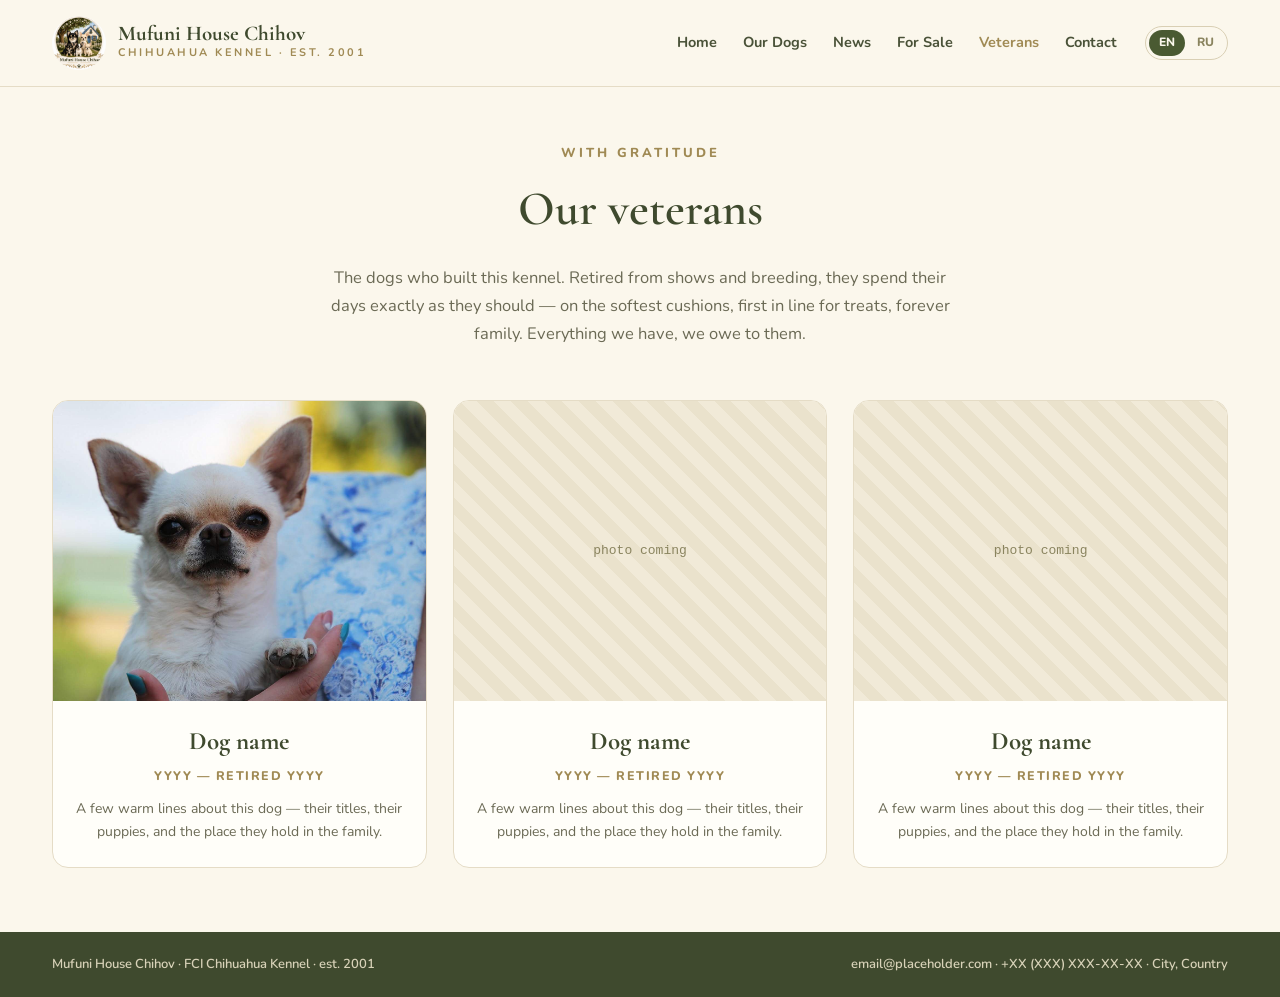
<file: veterans.html>
<!DOCTYPE html>
<html lang="en">
<head>
<meta charset="utf-8">
<meta name="viewport" content="width=device-width, initial-scale=1">
<title>Veterans — Mufuni House Chihov</title>
<meta name="description" content="Our retired chihuahuas — the dogs who built this kennel. With gratitude.">
<link rel="preconnect" href="https://fonts.googleapis.com">
<link rel="preconnect" href="https://fonts.gstatic.com" crossorigin>
<link href="https://fonts.googleapis.com/css2?family=Cormorant+Garamond:ital,wght@0,400;0,500;0,600;0,700;1,500&family=Nunito:wght@400;600;700;800&display=swap" rel="stylesheet">
<link rel="stylesheet" href="css/style.css">
</head>
<body>
<div class="page">

  <nav class="nav">
    <div class="nav__inner">
      <a href="index.html" class="nav__brand">
        <img src="images/logo.png" alt="Mufuni House Chihov" class="nav__logo">
        <span>
          <span class="nav__title">Mufuni House Chihov</span>
          <span class="nav__subtitle">CHIHUAHUA KENNEL · EST. 2001</span>
        </span>
      </a>
      <button class="nav__toggle" aria-label="Menu"><span></span><span></span><span></span></button>
      <div class="nav__links">
        <a href="index.html">Home</a>
        <a href="our-dogs.html">Our Dogs</a>
        <a href="news.html">News</a>
        <a href="for-sale.html">For Sale</a>
        <a href="veterans.html" class="active">Veterans</a>
        <a href="index.html#contact">Contact</a>
      </div>
      <div class="nav__lang">
        <span class="nav__lang-active">EN</span>
        <span class="nav__lang-inactive">RU</span>
      </div>
    </div>
  </nav>

  <!-- Header -->
  <section class="container--narrow" style="padding-top:56px;padding-bottom:16px;text-align:center">
    <div class="eyebrow">WITH GRATITUDE</div>
    <h1 class="heading-lg" style="margin-top:6px">Our veterans</h1>
    <p style="font-size:16.5px;line-height:1.7;max-width:620px;margin:14px auto 0">The dogs who built this kennel. Retired from shows and breeding, they spend their days exactly as they should — on the softest cushions, first in line for treats, forever family. Everything we have, we owe to them.</p>
  </section>

  <!-- Veterans grid -->
  <section class="container" style="padding-top:36px;padding-bottom:64px">
    <div class="grid-3" style="gap:26px">

      <div style="background:#FFFEF9;border:1px solid #E5DCC6;border-radius:16px;overflow:hidden;text-align:center">
        <img src="images/dog-white-held.jpg" alt="Veteran chihuahua" style="width:100%;height:300px;object-fit:cover;display:block">
        <div style="padding:20px 22px 24px">
          <div style="font-family:'Cormorant Garamond',serif;font-size:25px;font-weight:700;color:#3F4A2E">Dog name</div>
          <div style="font-size:12.5px;letter-spacing:1.5px;color:#A08A54;font-weight:800;margin-top:4px">YYYY — RETIRED YYYY</div>
          <div style="font-size:14px;line-height:1.65;color:#6B6A55;margin-top:10px">A few warm lines about this dog — their titles, their puppies, and the place they hold in the family.</div>
        </div>
      </div>

      <div style="background:#FFFEF9;border:1px solid #E5DCC6;border-radius:16px;overflow:hidden;text-align:center">
        <span class="placeholder-img" style="height:300px"><span>photo coming</span></span>
        <div style="padding:20px 22px 24px">
          <div style="font-family:'Cormorant Garamond',serif;font-size:25px;font-weight:700;color:#3F4A2E">Dog name</div>
          <div style="font-size:12.5px;letter-spacing:1.5px;color:#A08A54;font-weight:800;margin-top:4px">YYYY — RETIRED YYYY</div>
          <div style="font-size:14px;line-height:1.65;color:#6B6A55;margin-top:10px">A few warm lines about this dog — their titles, their puppies, and the place they hold in the family.</div>
        </div>
      </div>

      <div style="background:#FFFEF9;border:1px solid #E5DCC6;border-radius:16px;overflow:hidden;text-align:center">
        <span class="placeholder-img" style="height:300px"><span>photo coming</span></span>
        <div style="padding:20px 22px 24px">
          <div style="font-family:'Cormorant Garamond',serif;font-size:25px;font-weight:700;color:#3F4A2E">Dog name</div>
          <div style="font-size:12.5px;letter-spacing:1.5px;color:#A08A54;font-weight:800;margin-top:4px">YYYY — RETIRED YYYY</div>
          <div style="font-size:14px;line-height:1.65;color:#6B6A55;margin-top:10px">A few warm lines about this dog — their titles, their puppies, and the place they hold in the family.</div>
        </div>
      </div>

    </div>
  </section>

  <footer class="footer footer--compact">
    <div class="footer__inner">
      <span>Mufuni House Chihov · FCI Chihuahua Kennel · est. 2001</span>
      <span class="footer__right">email@placeholder.com · +XX (XXX) XXX-XX-XX · City, Country</span>
    </div>
  </footer>

</div>
<script src="js/main.js"></script>
</body>
</html>
</file>
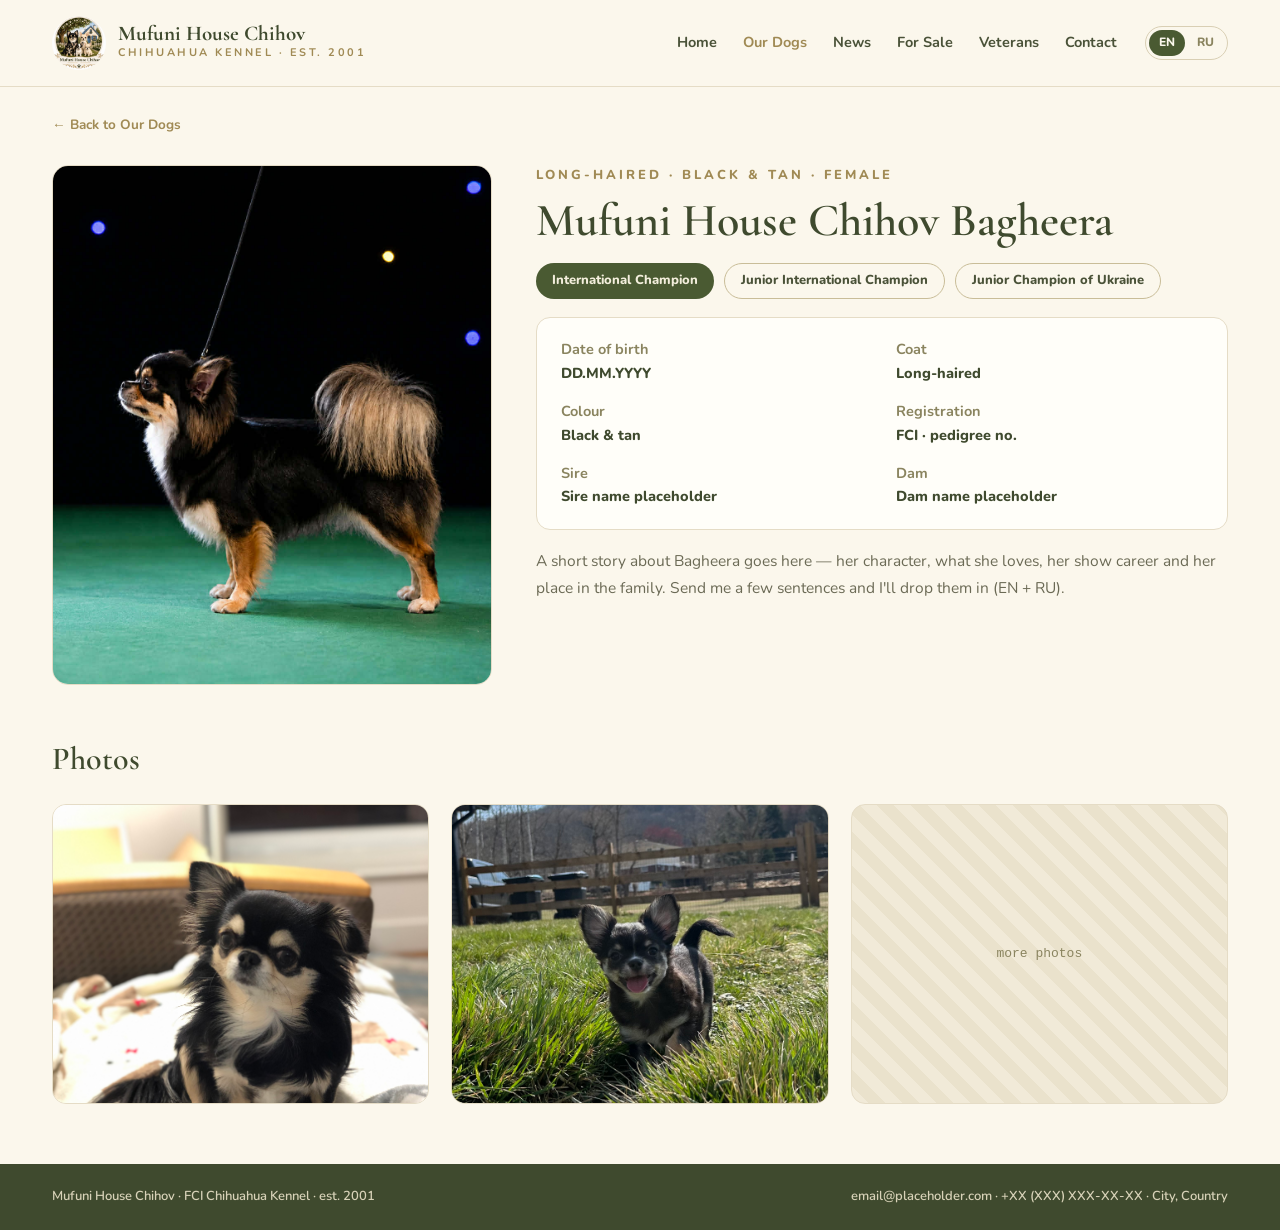
<file: dogs/bagheera.html>
<!DOCTYPE html>
<html lang="en">
<head>
<meta charset="utf-8">
<meta name="viewport" content="width=device-width, initial-scale=1">
<title>Bagheera — Mufuni House Chihov</title>
<meta name="description" content="Mufuni House Chihov Bagheera — International Champion, long-haired black & tan chihuahua female.">
<link rel="preconnect" href="https://fonts.googleapis.com">
<link rel="preconnect" href="https://fonts.gstatic.com" crossorigin>
<link href="https://fonts.googleapis.com/css2?family=Cormorant+Garamond:ital,wght@0,400;0,500;0,600;0,700;1,500&family=Nunito:wght@400;600;700;800&display=swap" rel="stylesheet">
<link rel="stylesheet" href="../css/style.css">
</head>
<body>
<div class="page">

  <nav class="nav">
    <div class="nav__inner">
      <a href="../index.html" class="nav__brand">
        <img src="../images/logo.png" alt="Mufuni House Chihov" class="nav__logo">
        <span>
          <span class="nav__title">Mufuni House Chihov</span>
          <span class="nav__subtitle">CHIHUAHUA KENNEL · EST. 2001</span>
        </span>
      </a>
      <button class="nav__toggle" aria-label="Menu"><span></span><span></span><span></span></button>
      <div class="nav__links">
        <a href="../index.html">Home</a>
        <a href="../our-dogs.html" class="active">Our Dogs</a>
        <a href="../news.html">News</a>
        <a href="../for-sale.html">For Sale</a>
        <a href="../veterans.html">Veterans</a>
        <a href="../index.html#contact">Contact</a>
      </div>
      <div class="nav__lang">
        <span class="nav__lang-active">EN</span>
        <span class="nav__lang-inactive">RU</span>
      </div>
    </div>
  </nav>

  <!-- Breadcrumb -->
  <div class="container" style="padding-top:24px">
    <a href="../our-dogs.html" style="font-size:13.5px;font-weight:700;color:#A08A54;text-decoration:none">← Back to Our Dogs</a>
  </div>

  <!-- Dog Hero -->
  <section class="container" style="padding-top:28px;padding-bottom:48px">
    <div class="dog-hero" style="display:grid;grid-template-columns:440px 1fr;gap:44px;align-items:start">
      <img src="../images/bagheera-show.jpg" alt="MHC Bagheera in the show ring" class="dog-hero__img" style="width:100%;height:520px;object-fit:cover;border-radius:16px;border:1px solid #E5DCC6">
      <div style="display:flex;flex-direction:column;gap:18px">
        <div>
          <div class="eyebrow">LONG-HAIRED · BLACK &amp; TAN · FEMALE</div>
          <h1 style="font-family:'Cormorant Garamond',serif;font-size:46px;line-height:1.1;color:#3F4A2E;font-weight:600;margin-top:8px">Mufuni House Chihov Bagheera</h1>
        </div>
        <div style="display:flex;gap:10px;flex-wrap:wrap">
          <span class="badge badge--primary">International Champion</span>
          <span class="badge badge--outline">Junior International Champion</span>
          <span class="badge badge--outline">Junior Champion of Ukraine</span>
        </div>
        <div style="background:#FFFEF9;border:1px solid #E5DCC6;border-radius:14px;padding:20px 24px;display:grid;grid-template-columns:1fr 1fr;gap:14px 28px;font-size:14.5px">
          <div><span style="color:#8A845F;font-weight:700">Date of birth</span><br><span style="color:#3F4A2E;font-weight:800">DD.MM.YYYY</span></div>
          <div><span style="color:#8A845F;font-weight:700">Coat</span><br><span style="color:#3F4A2E;font-weight:800">Long-haired</span></div>
          <div><span style="color:#8A845F;font-weight:700">Colour</span><br><span style="color:#3F4A2E;font-weight:800">Black &amp; tan</span></div>
          <div><span style="color:#8A845F;font-weight:700">Registration</span><br><span style="color:#3F4A2E;font-weight:800">FCI · pedigree no.</span></div>
          <div><span style="color:#8A845F;font-weight:700">Sire</span><br><span style="color:#3F4A2E;font-weight:800">Sire name placeholder</span></div>
          <div><span style="color:#8A845F;font-weight:700">Dam</span><br><span style="color:#3F4A2E;font-weight:800">Dam name placeholder</span></div>
        </div>
        <p style="font-size:15.5px;line-height:1.7;color:#6B6A55">A short story about Bagheera goes here — her character, what she loves, her show career and her place in the family. Send me a few sentences and I'll drop them in (EN + RU).</p>
      </div>
    </div>
  </section>

  <!-- Gallery -->
  <section class="container" style="padding-bottom:60px">
    <h2 class="heading-sm" style="margin-bottom:18px">Photos</h2>
    <div class="grid-3">
      <img src="../images/bagheera-home.jpg" alt="Bagheera at home" style="width:100%;height:300px;object-fit:cover;border-radius:14px;border:1px solid #E5DCC6">
      <img src="../images/puppy-running.jpg" alt="Bagheera as a puppy" style="width:100%;height:300px;object-fit:cover;border-radius:14px;border:1px solid #E5DCC6">
      <span class="placeholder-img" style="height:300px;border-radius:14px;border:1px solid #E5DCC6"><span>more photos</span></span>
    </div>
  </section>

  <footer class="footer footer--compact">
    <div class="footer__inner">
      <span>Mufuni House Chihov · FCI Chihuahua Kennel · est. 2001</span>
      <span class="footer__right">email@placeholder.com · +XX (XXX) XXX-XX-XX · City, Country</span>
    </div>
  </footer>

</div>
<script src="../js/main.js"></script>
</body>
</html>
</file>
<file: css/style.css>
*,*::before,*::after{box-sizing:border-box;margin:0;padding:0}
body{background:#FBF7EC;font-family:'Nunito',sans-serif;color:#6B6A55;line-height:1.65;-webkit-font-smoothing:antialiased}
a{color:#4A5A32;transition:color .15s ease}
a:hover{color:#A08A54}
img{display:block;max-width:100%}

/* layout */
.container{max-width:1240px;margin:0 auto;padding-left:32px;padding-right:32px;width:100%}
.container--narrow{max-width:900px;margin:0 auto;padding-left:32px;padding-right:32px;width:100%}
.page{min-height:100vh;display:flex;flex-direction:column}

/* nav */
.nav{border-bottom:1px solid #E5DCC6;background:#FBF7EC;position:sticky;top:0;z-index:10}
.nav__inner{max-width:1240px;margin:0 auto;display:flex;align-items:center;gap:28px;padding:16px 32px}
.nav__brand{display:flex;align-items:center;gap:12px;text-decoration:none}
.nav__logo{width:54px;height:54px;object-fit:cover;border-radius:50%}
.nav__title{display:block;font-family:'Cormorant Garamond',serif;font-weight:700;font-size:21px;color:#3F4A2E;line-height:1}
.nav__subtitle{display:block;font-size:11px;letter-spacing:2.5px;color:#A08A54;font-weight:700}
.nav__links{display:flex;gap:26px;margin-left:auto;font-weight:700;font-size:14.5px}
.nav__links a{text-decoration:none;color:#4A5238}
.nav__links a.active{color:#A08A54}
.nav__lang{display:flex;gap:2px;border:1px solid #D9CFB4;border-radius:999px;padding:3px;font-size:12px;font-weight:800}
.nav__lang-active{background:#4A5A32;color:#FBF7EC;border-radius:999px;padding:3px 10px}
.nav__lang-inactive{color:#8A845F;padding:3px 10px;cursor:default}

/* footer */
.footer{background:#3F4A2E;color:#D8D2B8;margin-top:auto}
.footer--full .footer__inner{padding:36px 32px;display:grid;grid-template-columns:1.2fr 1fr 1fr;gap:32px}
.footer--compact .footer__inner{padding:22px 32px;display:flex;gap:24px;font-size:13px;font-weight:600}
.footer--compact .footer__right{margin-left:auto}
.footer__inner{max-width:1240px;margin:0 auto}
.footer__title{font-family:'Cormorant Garamond',serif;font-size:24px;font-weight:700;color:#F3EEDC}
.footer__text{font-size:13.5px;line-height:1.6;margin-top:8px;opacity:.85}
.footer__heading{font-size:12px;letter-spacing:2px;font-weight:800;color:#A9B58A;margin-bottom:6px}
.footer__col{font-size:14px;line-height:2;font-weight:600}
.footer__copyright{border-top:1px solid rgba(216,210,184,.25);text-align:center;padding:14px;font-size:12.5px;opacity:.7}

/* eyebrow */
.eyebrow{font-size:13px;letter-spacing:3px;font-weight:800;color:#A08A54}

/* headings */
.heading-xl{font-family:'Cormorant Garamond',serif;font-size:62px;line-height:1.05;color:#3F4A2E;font-weight:600}
.heading-lg{font-family:'Cormorant Garamond',serif;font-size:48px;font-weight:600;color:#3F4A2E}
.heading-md{font-family:'Cormorant Garamond',serif;font-size:36px;font-weight:600;color:#3F4A2E}
.heading-sm{font-family:'Cormorant Garamond',serif;font-size:32px;font-weight:600;color:#3F4A2E}

/* buttons */
.btn{display:inline-block;text-decoration:none;font-weight:800;font-size:15px;padding:13px 26px;border-radius:999px;transition:opacity .15s ease}
.btn:hover{opacity:.9}
.btn--primary{background:#4A5A32;color:#FBF7EC}
.btn--primary:hover{color:#FBF7EC}
.btn--outline{border:2px solid #C9BD98;color:#4A5238;padding:11px 26px}
.btn--outline:hover{color:#4A5238}
.btn--sm{font-size:14px;padding:10px 20px}
.btn--block{display:block;text-align:center;padding:11px;font-size:14px}
.btn--gold{background:#EFE7CF;color:#7A6A38}
.btn--gold:hover{color:#7A6A38}

/* pills / filters */
.filters{display:flex;gap:10px;margin-top:22px;flex-wrap:wrap}
.filter{border:1.5px solid #D9CFB4;color:#6B6A55;font-weight:800;font-size:13.5px;padding:6.5px 18px;border-radius:999px;cursor:pointer;background:none;font-family:inherit;transition:all .15s ease}
.filter.active{background:#4A5A32;color:#FBF7EC;border-color:#4A5A32;padding:8px 18px}

/* cards */
.card{background:#FFFEF9;border:1px solid #E5DCC6;border-radius:14px;overflow:hidden;display:block;text-decoration:none;transition:transform .15s ease,box-shadow .15s ease}
.card:hover{transform:translateY(-2px);box-shadow:0 4px 12px rgba(63,74,46,.06)}
.card__img{width:100%;height:280px;object-fit:cover;display:block}
.card__body{padding:16px 18px 18px}
.card__name{display:block;font-family:'Cormorant Garamond',serif;font-size:22px;font-weight:700;color:#3F4A2E}
.card__meta{display:block;font-size:13px;color:#8A845F;font-weight:700}
.card__titles{display:block;font-size:12.5px;color:#A08A54;font-weight:700;margin-top:6px}

/* placeholder stripe */
.placeholder-img{width:100%;height:280px;background:repeating-linear-gradient(45deg,#F1EAD8,#F1EAD8 12px,#EAE2CC 12px,#EAE2CC 24px);position:relative;display:block}
.placeholder-img span{position:absolute;inset:0;display:flex;align-items:center;justify-content:center;font-family:monospace;font-size:13px;color:#8A845F}

/* grid */
.grid-3{display:grid;grid-template-columns:repeat(3,1fr);gap:22px}

/* title badges */
.badge{font-weight:800;font-size:13px;padding:7px 16px;border-radius:999px;display:inline-block}
.badge--primary{background:#4A5A32;color:#F3EEDC}
.badge--outline{border:1.5px solid #C9BD98;color:#4A5238;padding:5.5px 16px}

/* news tags */
.tag{font-weight:800;font-size:11.5px;letter-spacing:1.5px;padding:4px 12px;border-radius:999px;display:inline-block}
.tag--puppies{background:#EFE7CF;color:#7A6A38}
.tag--shows{background:#E3E9D5;color:#4A5A32}
.tag--new-dogs{background:#F0E4D8;color:#8A5A38}

/* status badges */
.status{position:absolute;top:12px;left:12px;font-weight:800;font-size:12px;padding:5px 13px;border-radius:999px}
.status--available{background:#4A5A32;color:#FBF7EC}
.status--reserved{background:#A08A54;color:#FBF7EC}

/* mobile nav */
.nav__toggle{display:none;background:none;border:none;cursor:pointer;padding:8px}
.nav__toggle span{display:block;width:22px;height:2px;background:#3F4A2E;margin:5px 0;transition:all .15s ease}

/* responsive */
@media(max-width:1024px){
  .grid-3{grid-template-columns:repeat(2,1fr)}
  .hero-grid{grid-template-columns:1fr!important}
  .hero-grid .hero-img{max-width:320px;margin:0 auto}
  .stats-grid{grid-template-columns:1fr!important}
  .stats-grid>div:first-child{border-right:none;border-bottom:1px solid #E5DCC6}
  .news-grid{grid-template-columns:1fr!important}
  .footer--full .footer__inner{grid-template-columns:1fr}
  .dog-hero{grid-template-columns:1fr!important}
  .dog-hero__img{max-width:100%;height:380px!important}
  .news-entry{grid-template-columns:80px 1fr!important}
  .news-card-with-img{grid-template-columns:1fr!important}
  .news-card-with-img img{height:180px;width:100%}
  .how-to-buy{grid-template-columns:1fr!important}
}
@media(max-width:768px){
  .grid-3{grid-template-columns:1fr}
  .nav__links{display:none;position:absolute;top:100%;left:0;right:0;background:#FBF7EC;flex-direction:column;padding:20px 32px;border-bottom:1px solid #E5DCC6;gap:16px}
  .nav__links.open{display:flex}
  .nav__toggle{display:block}
  .heading-xl{font-size:40px}
  .heading-lg{font-size:36px}
  .container,.container--narrow,.nav__inner{padding-left:20px;padding-right:20px}
  .hero-grid{gap:24px!important;padding-top:40px!important}
}
</file>
